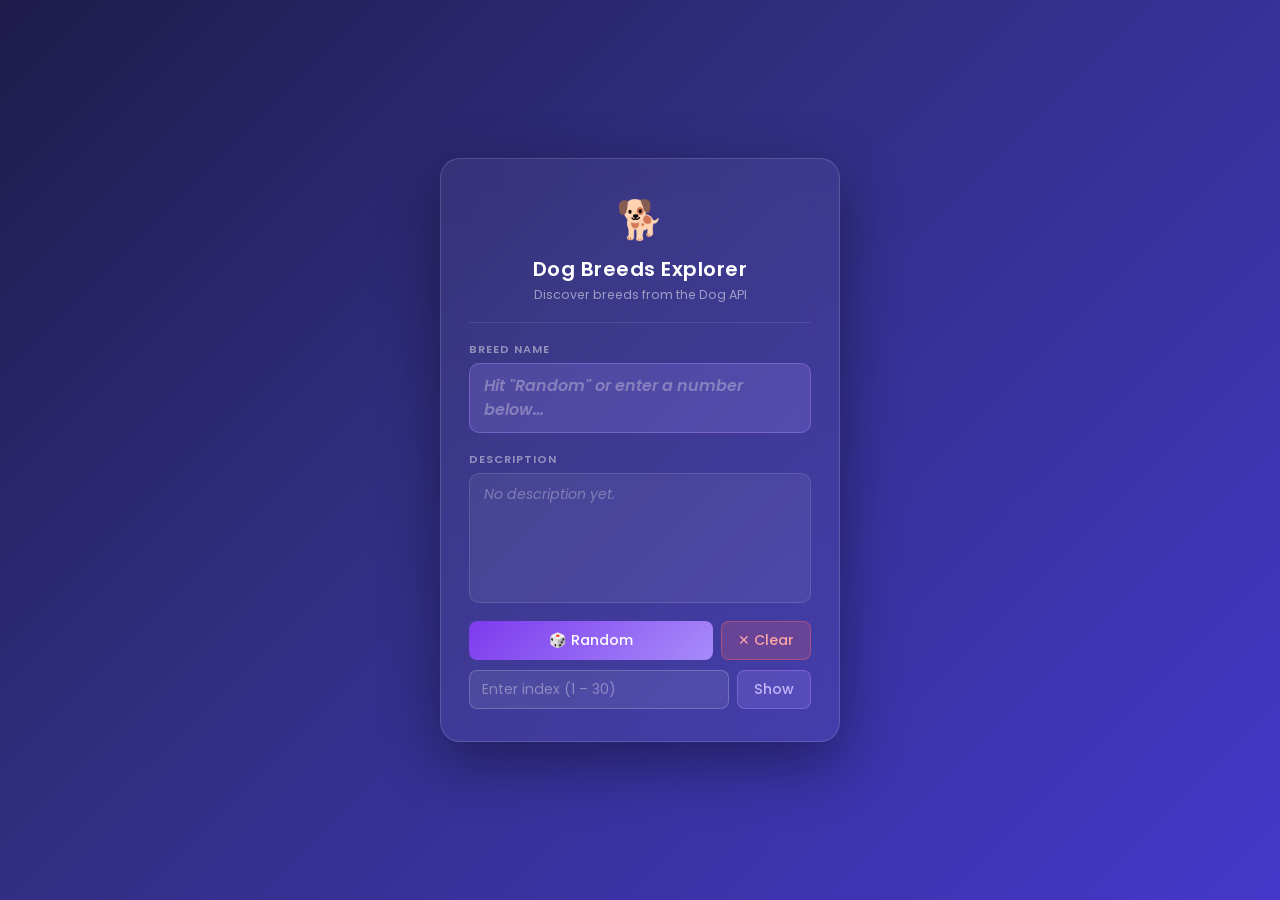
<file: Dog_Project.html>
<!DOCTYPE html>
<html lang="en">

<head>
    <meta charset="UTF-8" />
    <meta name="viewport" content="width=device-width, initial-scale=1.0" />
    <title>Dog Breeds Explorer</title>
    <link href="https://fonts.googleapis.com/css2?family=Poppins:wght@400;500;600;700&display=swap" rel="stylesheet" />
    <style>
        * {
            margin: 0;
            padding: 0;
            box-sizing: border-box;
        }

        /* ── Scrollbar ── */
        ::-webkit-scrollbar {
            width: 6px;
        }

        ::-webkit-scrollbar-track {
            background: rgba(255, 255, 255, 0.1);
            border-radius: 4px;
        }

        ::-webkit-scrollbar-thumb {
            background: #a78bfa;
            border-radius: 4px;
        }

        ::-webkit-scrollbar-thumb:hover {
            background: #7c3aed;
        }

        body {
            font-family: 'Poppins', sans-serif;
            min-height: 100vh;
            display: flex;
            justify-content: center;
            align-items: center;
            background: linear-gradient(135deg, #1e1b4b 0%, #312e81 40%, #4338ca 100%);
        }

        /* ── Card ── */
        .card {
            background: rgba(255, 255, 255, 0.05);
            backdrop-filter: blur(16px);
            -webkit-backdrop-filter: blur(16px);
            border: 1px solid rgba(255, 255, 255, 0.15);
            border-radius: 20px;
            width: 400px;
            max-width: 92vw;
            padding: 32px 28px;
            box-shadow: 0 20px 60px rgba(0, 0, 0, 0.4);
            display: flex;
            flex-direction: column;
            gap: 18px;
        }

        /* ── Header ── */
        .card-header {
            text-align: center;
        }

        .card-header .emoji {
            font-size: 2.4rem;
            display: block;
            margin-bottom: 6px;
        }

        .card-header h2 {
            color: #fff;
            font-size: 1.25rem;
            font-weight: 600;
            letter-spacing: 0.5px;
        }

        .card-header p {
            color: rgba(255, 255, 255, 0.5);
            font-size: 0.78rem;
            margin-top: 2px;
        }

        /* ── Divider ── */
        .divider {
            height: 1px;
            background: rgba(255, 255, 255, 0.1);
        }

        /* ── Fields ── */
        .field-label {
            font-size: 0.7rem;
            font-weight: 600;
            text-transform: uppercase;
            letter-spacing: 1px;
            color: rgba(255, 255, 255, 0.45);
            margin-bottom: 5px;
        }

        .field {
            border-radius: 10px;
            padding: 10px 14px;
            color: #fff;
            font-size: 0.92rem;
            line-height: 1.5;
        }

        .field.name-field {
            background: rgba(167, 139, 250, 0.2);
            border: 1px solid rgba(167, 139, 250, 0.4);
            font-weight: 600;
            font-size: 1rem;
            min-height: 40px;
        }

        .field.desc-field {
            background: rgba(255, 255, 255, 0.06);
            border: 1px solid rgba(255, 255, 255, 0.12);
            height: 130px;
            overflow-y: auto;
            font-size: 0.88rem;
            color: rgba(255, 255, 255, 0.8);
        }

        /* ── Controls ── */
        .controls {
            display: flex;
            flex-direction: column;
            gap: 10px;
        }

        .btn-row {
            display: flex;
            gap: 8px;
        }

        .index-row {
            display: flex;
            align-items: center;
            gap: 8px;
        }

        input[type='number'] {
            flex: 1;
            padding: 8px 12px;
            border-radius: 8px;
            border: 1px solid rgba(255, 255, 255, 0.2);
            background: rgba(255, 255, 255, 0.08);
            color: #fff;
            font-family: inherit;
            font-size: 0.88rem;
            outline: none;
            transition: border-color 0.2s;
        }

        input[type='number']::placeholder {
            color: rgba(255, 255, 255, 0.35);
        }

        input[type='number']:focus {
            border-color: #a78bfa;
        }

        /* hide spin arrows */
        input[type='number']::-webkit-inner-spin-button,
        input[type='number']::-webkit-outer-spin-button {
            -webkit-appearance: none;
        }

        /* ── Buttons ── */
        button {
            font-family: inherit;
            font-size: 0.88rem;
            font-weight: 500;
            padding: 8px 16px;
            border: none;
            border-radius: 8px;
            cursor: pointer;
            transition: transform 0.1s, opacity 0.2s;
            white-space: nowrap;
        }

        button:active {
            transform: scale(0.96);
        }

        .btn-random {
            flex: 1;
            background: linear-gradient(135deg, #7c3aed, #a78bfa);
            color: #fff;
        }

        .btn-random:hover {
            opacity: 0.88;
        }

        .btn-clear {
            background: rgba(255, 100, 100, 0.2);
            border: 1px solid rgba(255, 100, 100, 0.4);
            color: #fca5a5;
        }

        .btn-clear:hover {
            background: rgba(255, 100, 100, 0.35);
        }

        .btn-show {
            background: rgba(167, 139, 250, 0.2);
            border: 1px solid rgba(167, 139, 250, 0.4);
            color: #c4b5fd;
        }

        .btn-show:hover {
            background: rgba(167, 139, 250, 0.35);
        }

        /* ── Loading / empty state text ── */
        .muted {
            color: rgba(255, 255, 255, 0.3);
            font-style: italic;
        }
    </style>
</head>

<body>
    <div class="card">

        <!-- Header -->
        <div class="card-header">
            <span class="emoji">🐕</span>
            <h2>Dog Breeds Explorer</h2>
            <p>Discover breeds from the Dog API</p>
        </div>

        <div class="divider"></div>

        <!-- Name Field -->
        <div>
            <div class="field-label">Breed Name</div>
            <div class="field name-field" id="nameField">
                <span class="muted">Hit "Random" or enter a number below…</span>
            </div>
        </div>

        <!-- Description Field -->
        <div>
            <div class="field-label">Description</div>
            <div class="field desc-field" id="descField">
                <span class="muted">No description yet.</span>
            </div>
        </div>

        <!-- Controls -->
        <div class="controls">
            <div class="btn-row">
                <button class="btn-random" id="randomBtn">🎲 Random</button>
                <button class="btn-clear" id="clearBtn">✕ Clear</button>
            </div>
            <div class="index-row">
                <input type="number" id="indexInput" min="1" max="30" placeholder="Enter index (1 – 30)" />
                <button class="btn-show" id="showBtn">Show</button>
            </div>
        </div>

    </div>

    <!-- Main script -->
    <script>
        // main.js – fetches dog breed data and displays it on the card

        const API_URL = "https://dogapi.dog/api/v2/breeds?page[number]=1";

        const nameField = document.getElementById('nameField');
        const descField = document.getElementById('descField');
        const randomBtn = document.getElementById('randomBtn');
        const showBtn = document.getElementById('showBtn');
        const indexInput = document.getElementById('indexInput');

        /** Fetch all breed data from the API */
        async function fetchData() {
            const res = await fetch(API_URL);
            const json = await res.json();
            return json.data;
        }

        /** Display the dog at the given array index */
        async function showDog(idx) {
            nameField.innerHTML = '<span class="muted">Loading…</span>';
            descField.innerHTML = '<span class="muted">Loading…</span>';

            const data = await fetchData();
            const dog = data[idx];

            nameField.textContent = dog.attributes.name;
            descField.textContent = dog.attributes.description || 'No description available.';
        }

        // Random button: pick a random breed
        randomBtn.addEventListener('click', async () => {
            const data = await fetchData();
            const idx = Math.floor(Math.random() * data.length);
            await showDog(idx);
        });

        // Show button: display breed at the user-specified 1-based index
        showBtn.addEventListener('click', async () => {
            const val = parseInt(indexInput.value, 10);
            if (isNaN(val) || val < 1 || val > 30) {
                alert('Please enter a number between 1 and 30');
                return;
            }
            await showDog(val - 1);
        });

        // clear.js – handles the "Clear" button to reset the displayed fields

        const clearBtn = document.getElementById('clearBtn');

        clearBtn.addEventListener('click', () => {
            // Reset name and description fields to their empty-state look
            nameField.innerHTML = '<span class="muted">Hit "Random" or enter a number below…</span>';
            descField.innerHTML = '<span class="muted">No description yet.</span>';

            // Also clear the number input
            indexInput.value = '';
        });

    </script>
</body>

</html>
</file>
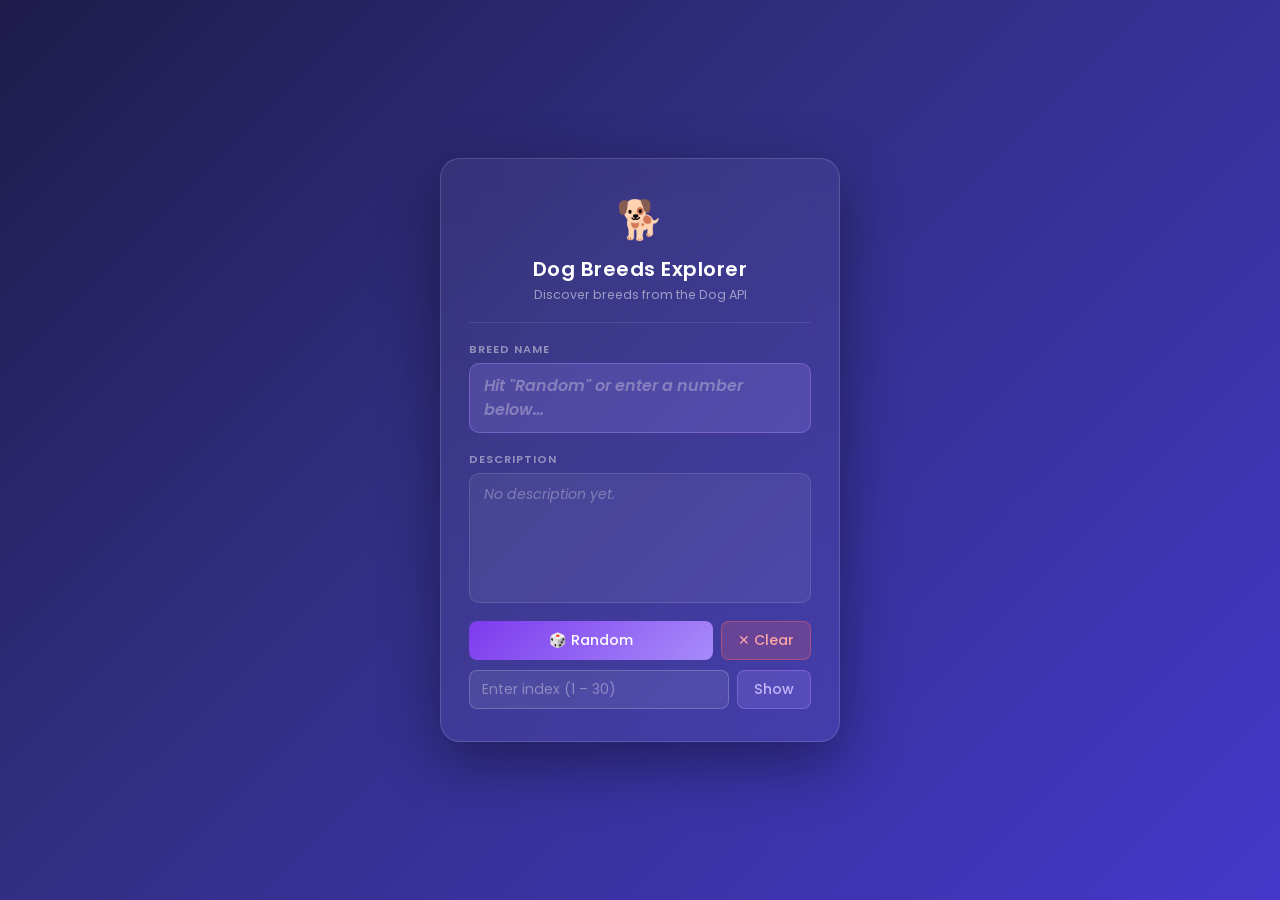
<file: DogProject.html>
<!DOCTYPE html>
<html lang="en">

<head>
    <meta charset="UTF-8" />
    <meta name="viewport" content="width=device-width, initial-scale=1.0" />
    <title>Dog Breeds Explorer</title>
    <link href="https://fonts.googleapis.com/css2?family=Poppins:wght@400;500;600;700&display=swap" rel="stylesheet" />
    <style>
        * {
            margin: 0;
            padding: 0;
            box-sizing: border-box;
        }

        /* ── Scrollbar ── */
        ::-webkit-scrollbar {
            width: 6px;
        }

        ::-webkit-scrollbar-track {
            background: rgba(255, 255, 255, 0.1);
            border-radius: 4px;
        }

        ::-webkit-scrollbar-thumb {
            background: #a78bfa;
            border-radius: 4px;
        }

        ::-webkit-scrollbar-thumb:hover {
            background: #7c3aed;
        }

        body {
            font-family: 'Poppins', sans-serif;
            min-height: 100vh;
            display: flex;
            justify-content: center;
            align-items: center;
            background: linear-gradient(135deg, #1e1b4b 0%, #312e81 40%, #4338ca 100%);
        }

        /* ── Card ── */
        .card {
            background: rgba(255, 255, 255, 0.05);
            backdrop-filter: blur(16px);
            -webkit-backdrop-filter: blur(16px);
            border: 1px solid rgba(255, 255, 255, 0.15);
            border-radius: 20px;
            width: 400px;
            max-width: 92vw;
            padding: 32px 28px;
            box-shadow: 0 20px 60px rgba(0, 0, 0, 0.4);
            display: flex;
            flex-direction: column;
            gap: 18px;
        }

        /* ── Header ── */
        .card-header {
            text-align: center;
        }

        .card-header .emoji {
            font-size: 2.4rem;
            display: block;
            margin-bottom: 6px;
        }

        .card-header h2 {
            color: #fff;
            font-size: 1.25rem;
            font-weight: 600;
            letter-spacing: 0.5px;
        }

        .card-header p {
            color: rgba(255, 255, 255, 0.5);
            font-size: 0.78rem;
            margin-top: 2px;
        }

        /* ── Divider ── */
        .divider {
            height: 1px;
            background: rgba(255, 255, 255, 0.1);
        }

        /* ── Fields ── */
        .field-label {
            font-size: 0.7rem;
            font-weight: 600;
            text-transform: uppercase;
            letter-spacing: 1px;
            color: rgba(255, 255, 255, 0.45);
            margin-bottom: 5px;
        }

        .field {
            border-radius: 10px;
            padding: 10px 14px;
            color: #fff;
            font-size: 0.92rem;
            line-height: 1.5;
        }

        .field.name-field {
            background: rgba(167, 139, 250, 0.2);
            border: 1px solid rgba(167, 139, 250, 0.4);
            font-weight: 600;
            font-size: 1rem;
            min-height: 40px;
        }

        .field.desc-field {
            background: rgba(255, 255, 255, 0.06);
            border: 1px solid rgba(255, 255, 255, 0.12);
            height: 130px;
            overflow-y: auto;
            font-size: 0.88rem;
            color: rgba(255, 255, 255, 0.8);
        }

        /* ── Controls ── */
        .controls {
            display: flex;
            flex-direction: column;
            gap: 10px;
        }

        .btn-row {
            display: flex;
            gap: 8px;
        }

        .index-row {
            display: flex;
            align-items: center;
            gap: 8px;
        }

        input[type='number'] {
            flex: 1;
            padding: 8px 12px;
            border-radius: 8px;
            border: 1px solid rgba(255, 255, 255, 0.2);
            background: rgba(255, 255, 255, 0.08);
            color: #fff;
            font-family: inherit;
            font-size: 0.88rem;
            outline: none;
            transition: border-color 0.2s;
        }

        input[type='number']::placeholder {
            color: rgba(255, 255, 255, 0.35);
        }

        input[type='number']:focus {
            border-color: #a78bfa;
        }

        /* hide spin arrows */
        input[type='number']::-webkit-inner-spin-button,
        input[type='number']::-webkit-outer-spin-button {
            -webkit-appearance: none;
        }

        /* ── Buttons ── */
        button {
            font-family: inherit;
            font-size: 0.88rem;
            font-weight: 500;
            padding: 8px 16px;
            border: none;
            border-radius: 8px;
            cursor: pointer;
            transition: transform 0.1s, opacity 0.2s;
            white-space: nowrap;
        }

        button:active {
            transform: scale(0.96);
        }

        .btn-random {
            flex: 1;
            background: linear-gradient(135deg, #7c3aed, #a78bfa);
            color: #fff;
        }

        .btn-random:hover {
            opacity: 0.88;
        }

        .btn-clear {
            background: rgba(255, 100, 100, 0.2);
            border: 1px solid rgba(255, 100, 100, 0.4);
            color: #fca5a5;
        }

        .btn-clear:hover {
            background: rgba(255, 100, 100, 0.35);
        }

        .btn-show {
            background: rgba(167, 139, 250, 0.2);
            border: 1px solid rgba(167, 139, 250, 0.4);
            color: #c4b5fd;
        }

        .btn-show:hover {
            background: rgba(167, 139, 250, 0.35);
        }

        /* ── Loading / empty state text ── */
        .muted {
            color: rgba(255, 255, 255, 0.3);
            font-style: italic;
        }
    </style>
</head>

<body>
    <div class="card">

        <!-- Header -->
        <div class="card-header">
            <span class="emoji">🐕</span>
            <h2>Dog Breeds Explorer</h2>
            <p>Discover breeds from the Dog API</p>
        </div>

        <div class="divider"></div>

        <!-- Name Field -->
        <div>
            <div class="field-label">Breed Name</div>
            <div class="field name-field" id="nameField">
                <span class="muted">Hit "Random" or enter a number below…</span>
            </div>
        </div>

        <!-- Description Field -->
        <div>
            <div class="field-label">Description</div>
            <div class="field desc-field" id="descField">
                <span class="muted">No description yet.</span>
            </div>
        </div>

        <!-- Controls -->
        <div class="controls">
            <div class="btn-row">
                <button class="btn-random" id="randomBtn">🎲 Random</button>
                <button class="btn-clear" id="clearBtn">✕ Clear</button>
            </div>
            <div class="index-row">
                <input type="number" id="indexInput" min="1" max="30" placeholder="Enter index (1 – 30)" />
                <button class="btn-show" id="showBtn">Show</button>
            </div>
        </div>

    </div>

    <!-- Main script -->
    <script>
        // main.js – fetches dog breed data and displays it on the card

        const API_URL = "https://dogapi.dog/api/v2/breeds?page[number]=1";

        const nameField = document.getElementById('nameField');
        const descField = document.getElementById('descField');
        const randomBtn = document.getElementById('randomBtn');
        const showBtn = document.getElementById('showBtn');
        const indexInput = document.getElementById('indexInput');

        /** Fetch all breed data from the API */
        async function fetchData() {
            const res = await fetch(API_URL);
            const json = await res.json();
            return json.data;
        }

        /** Display the dog at the given array index */
        async function showDog(idx) {
            nameField.innerHTML = '<span class="muted">Loading…</span>';
            descField.innerHTML = '<span class="muted">Loading…</span>';

            const data = await fetchData();
            const dog = data[idx];

            nameField.textContent = dog.attributes.name;
            descField.textContent = dog.attributes.description || 'No description available.';
        }

        // Random button: pick a random breed
        randomBtn.addEventListener('click', async () => {
            const data = await fetchData();
            const idx = Math.floor(Math.random() * data.length);
            await showDog(idx);
        });

        // Show button: display breed at the user-specified 1-based index
        showBtn.addEventListener('click', async () => {
            const val = parseInt(indexInput.value, 10);
            if (isNaN(val) || val < 1 || val > 30) {
                alert('Please enter a number between 1 and 30');
                return;
            }
            await showDog(val - 1);
        });

        // clear.js – handles the "Clear" button to reset the displayed fields

        const clearBtn = document.getElementById('clearBtn');

        clearBtn.addEventListener('click', () => {
            // Reset name and description fields to their empty-state look
            nameField.innerHTML = '<span class="muted">Hit "Random" or enter a number below…</span>';
            descField.innerHTML = '<span class="muted">No description yet.</span>';

            // Also clear the number input
            indexInput.value = '';
        });

    </script>
</body>

</html>
</file>
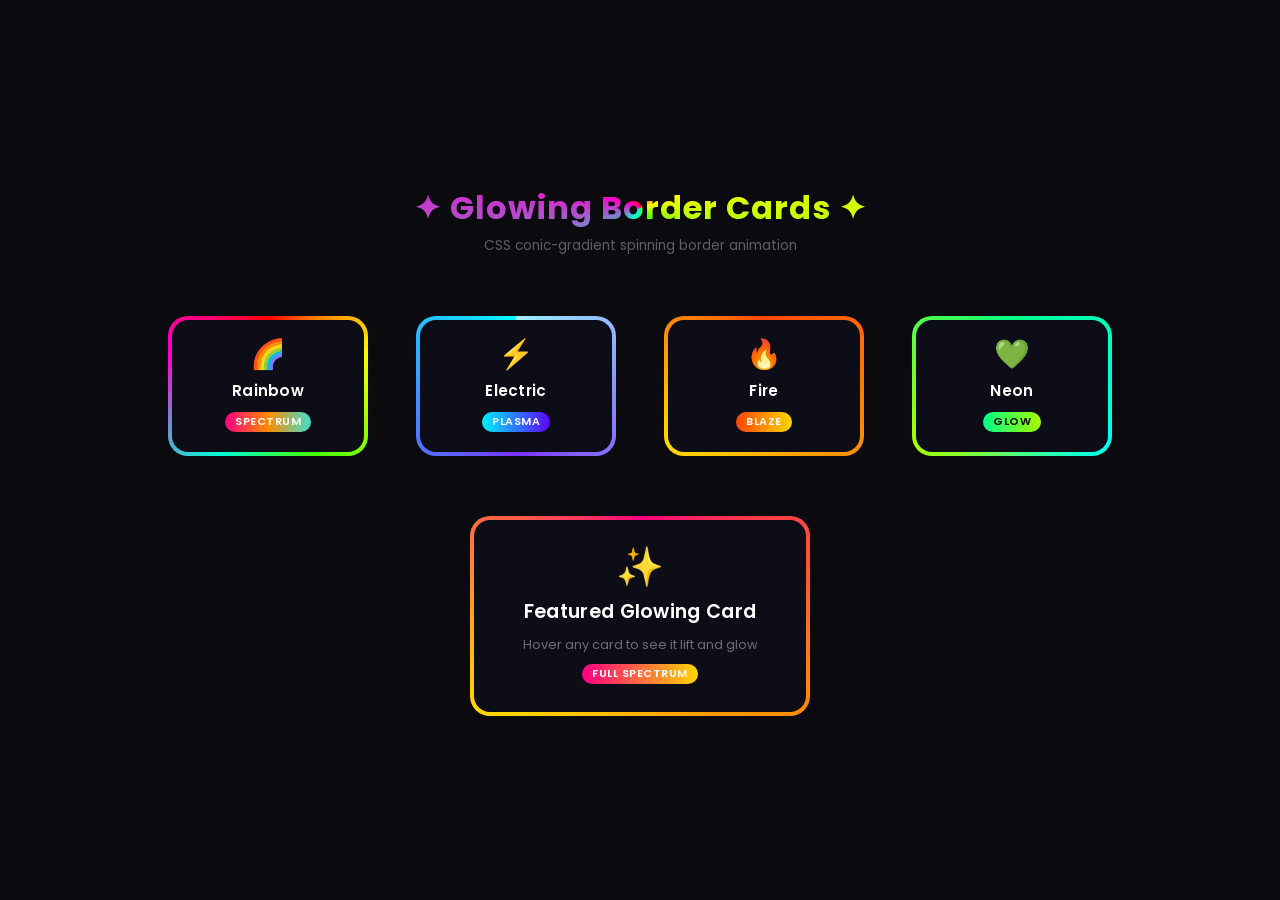
<file: Glowing_Border.html>
<!DOCTYPE html>
<html lang="en">

<head>
    <meta charset="UTF-8" />
    <meta name="viewport" content="width=device-width, initial-scale=1.0" />
    <title>Glowing Border Cards</title>
    <link href="https://fonts.googleapis.com/css2?family=Poppins:wght@300;400;500;600;700&display=swap"
        rel="stylesheet" />
    <style>
        * {
            margin: 0;
            padding: 0;
            box-sizing: border-box;
        }

        body {
            min-height: 100vh;
            width: 100%;
            display: flex;
            flex-direction: column;
            align-items: center;
            justify-content: center;
            background-color: #0a0a0f;
            font-family: 'Poppins', sans-serif;
            gap: 60px;
            padding: 60px 20px;
        }

        /* ── Page title ── */
        .page-title {
            text-align: center;
        }

        .page-title h1 {
            font-size: 2rem;
            font-weight: 700;
            background: conic-gradient(#ff0000, #fffb00, #48ff00, #00ffd5, #ff00c8, #ff0000);
            -webkit-background-clip: text;
            -webkit-text-fill-color: transparent;
            background-clip: text;
            letter-spacing: 1px;
        }

        .page-title p {
            color: rgba(255, 255, 255, 0.35);
            font-size: 0.85rem;
            margin-top: 4px;
        }

        /* ── Card grid ── */
        .card-grid {
            display: flex;
            flex-wrap: wrap;
            gap: 48px;
            justify-content: center;
            align-items: center;
        }

        /* ─────────────────────────────────────────────────
           GLOW CARD
           KEY: must be display:flex + justify/align center
           so that the absolutely-positioned ::before gets
           its static position at the card's center.
           overflow:hidden clips the oversized spinner.
        ───────────────────────────────────────────────── */
        .glow-card {
            position: relative;
            display: flex;
            /* ← CRITICAL: centers ::before static position */
            justify-content: center;
            align-items: center;
            border-radius: 20px;
            overflow: hidden;
            /* clips the spinning ::before */
            cursor: default;
            transition: transform 0.3s ease, box-shadow 0.3s ease;
        }

        /* The spinning gradient layer — oversized so all 4 edges are always covered */
        .glow-card::before {
            content: "";
            position: absolute;
            /* static position = flex center of parent */
            width: 150%;
            /* wider than card */
            height: 220%;
            /* taller than card — same ratio as original */
            z-index: 0;
            animation: spin 2s linear infinite;
        }

        /* Inner panel — covers the card leaving only a thin border strip */
        .glow-card .inner {
            position: relative;
            z-index: 1;
            width: calc(100% - 8px);
            /* 4px border on each side */
            height: calc(100% - 8px);
            /* 4px border on top & bottom */
            border-radius: 16px;
            background: #0d0d18;
            display: flex;
            flex-direction: column;
            align-items: center;
            justify-content: center;
            gap: 10px;
            text-align: center;
            padding: 28px 24px;
            transition: background 0.3s;
        }

        .glow-card:hover .inner {
            background: #111130;
        }

        /* Lift on hover */
        .glow-card:hover {
            transform: translateY(-5px) scale(1.03);
        }

        /* ── Spin keyframe ── */
        @keyframes spin {
            from {
                transform: rotate(0deg);
            }

            to {
                transform: rotate(360deg);
            }
        }

        /* ─────────────────────────────────────────────────
           GRADIENT VARIANTS
        ───────────────────────────────────────────────── */

        /* 1. Rainbow */
        .card-rainbow::before {
            background: conic-gradient(#ff0000, #fffb00, #48ff00, #00ffd5, #ff00c8, #ff0000);
        }

        .card-rainbow:hover {
            box-shadow: 0 0 30px 8px rgba(255, 0, 200, 0.45),
                0 0 70px 16px rgba(72, 255, 0, 0.2);
        }

        /* 2. Electric blue-purple */
        .card-blue::before {
            background: conic-gradient(#9df8ff, #7b2fff, #00ffff);
            animation-duration: 2s;
        }

        .card-blue:hover {
            box-shadow: 0 0 30px 8px rgba(0, 240, 255, 0.5),
                0 0 70px 16px rgba(123, 47, 255, 0.25);
        }

        /* 3. Fire */
        .card-fire::before {
            background: conic-gradient(#ff4500, #ff8c00, #ffd700, #ff4500);
            animation-duration: 2s;
        }

        .card-fire:hover {
            box-shadow: 0 0 30px 8px rgba(255, 140, 0, 0.55),
                0 0 70px 16px rgba(255, 69, 0, 0.3);
        }

        /* 4. Neon green */
        .card-neon::before {
            background: conic-gradient(#00ff88, #00ffee, #a8ff00, #00ff88);
            animation-duration: 2s;
        }

        .card-neon:hover {
            box-shadow: 0 0 30px 8px rgba(0, 255, 136, 0.5),
                0 0 70px 16px rgba(168, 255, 0, 0.25);
        }

        /* 5. Featured — pink-gold */
        .card-featured::before {
            background: conic-gradient(#ff0080, #ff8c00, #ffd700, #ff0080);
            animation-duration: 2s;
        }

        .card-featured:hover {
            box-shadow: 0 0 35px 10px rgba(255, 0, 128, 0.5),
                0 0 80px 20px rgba(255, 215, 0, 0.2);
        }

        .card-featured .inner {
            padding: 36px 32px;
        }

        /* ── Sizes ── */
        .card-sm {
            width: 200px;
            height: 140px;
        }

        .card-lg {
            width: 340px;
            height: 200px;
        }

        /* ── Content ── */
        .card-icon {
            font-size: 1.8rem;
            line-height: 1;
        }

        .card-title {
            font-size: 0.95rem;
            font-weight: 600;
            color: #fff;
            letter-spacing: 0.3px;
        }

        .card-sub {
            font-size: 0.72rem;
            color: rgba(255, 255, 255, 0.4);
        }

        .card-lg .card-icon {
            font-size: 2.4rem;
        }

        .card-lg .card-title {
            font-size: 1.2rem;
        }

        .card-lg .card-sub {
            font-size: 0.8rem;
        }

        .badge {
            display: inline-block;
            padding: 2px 10px;
            border-radius: 20px;
            font-size: 0.68rem;
            font-weight: 600;
            letter-spacing: 0.5px;
            text-transform: uppercase;
            color: #fff;
        }

        .b-rainbow {
            background: linear-gradient(90deg, #ff0080, #ff8c00, #40e0d0);
        }

        .b-blue {
            background: linear-gradient(90deg, #00f0ff, #5e02fe);
        }

        .b-fire {
            background: linear-gradient(90deg, #ff4500, #ffd700);
        }

        .b-neon {
            background: linear-gradient(90deg, #00ff88, #a8ff00);
            color: #000;
        }

        .b-gold {
            background: linear-gradient(90deg, #ff0080, #ffd700);
        }
    </style>
</head>

<body>

    <!-- Heading -->
    <div class="page-title">
        <h1>✦ Glowing Border Cards ✦</h1>
        <p>CSS conic-gradient spinning border animation</p>
    </div>

    <!-- Small cards -->
    <div class="card-grid">

        <div class="glow-card card-rainbow card-sm">
            <div class="inner">
                <span class="card-icon">🌈</span>
                <span class="card-title">Rainbow</span>
                <span class="badge b-rainbow">Spectrum</span>
            </div>
        </div>

        <div class="glow-card card-blue card-sm">
            <div class="inner">
                <span class="card-icon">⚡</span>
                <span class="card-title">Electric</span>
                <span class="badge b-blue">Plasma</span>
            </div>
        </div>

        <div class="glow-card card-fire card-sm">
            <div class="inner">
                <span class="card-icon">🔥</span>
                <span class="card-title">Fire</span>
                <span class="badge b-fire">Blaze</span>
            </div>
        </div>

        <div class="glow-card card-neon card-sm">
            <div class="inner">
                <span class="card-icon">💚</span>
                <span class="card-title">Neon</span>
                <span class="badge b-neon">Glow</span>
            </div>
        </div>

    </div>

    <!-- Featured large card -->
    <div class="glow-card card-featured card-lg">
        <div class="inner">
            <span class="card-icon">✨</span>
            <span class="card-title">Featured Glowing Card</span>
            <span class="card-sub">Hover any card to see it lift and glow</span>
            <span class="badge b-gold">Full Spectrum</span>
        </div>
    </div>

</body>

</html>
</file>
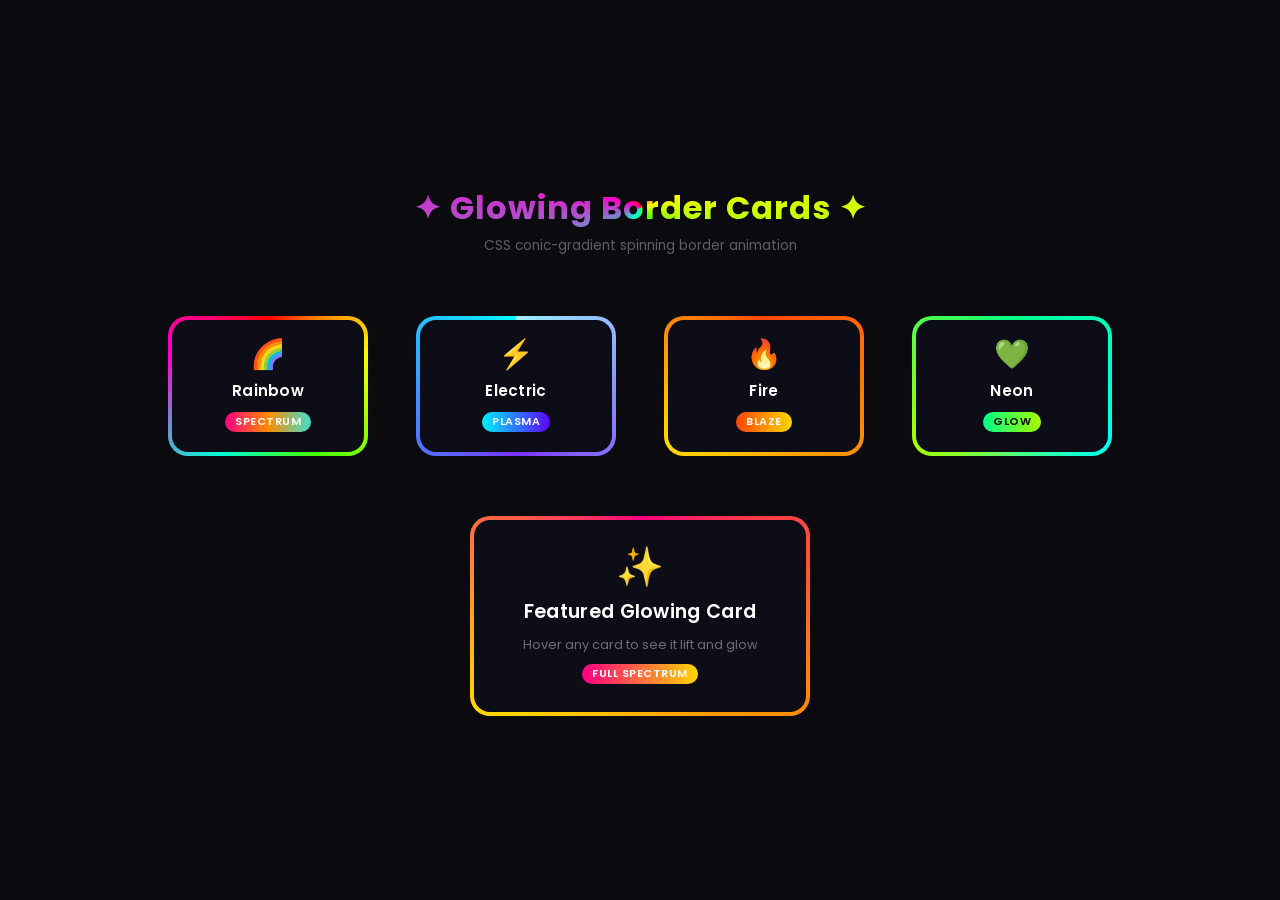
<file: GlowingBorder.html>
<!DOCTYPE html>
<html lang="en">

<head>
    <meta charset="UTF-8" />
    <meta name="viewport" content="width=device-width, initial-scale=1.0" />
    <title>Glowing Border Cards</title>
    <link href="https://fonts.googleapis.com/css2?family=Poppins:wght@300;400;500;600;700&display=swap"
        rel="stylesheet" />
    <style>
        * {
            margin: 0;
            padding: 0;
            box-sizing: border-box;
        }

        body {
            min-height: 100vh;
            width: 100%;
            display: flex;
            flex-direction: column;
            align-items: center;
            justify-content: center;
            background-color: #0a0a0f;
            font-family: 'Poppins', sans-serif;
            gap: 60px;
            padding: 60px 20px;
        }

        /* ── Page title ── */
        .page-title {
            text-align: center;
        }

        .page-title h1 {
            font-size: 2rem;
            font-weight: 700;
            background: conic-gradient(#ff0000, #fffb00, #48ff00, #00ffd5, #ff00c8, #ff0000);
            -webkit-background-clip: text;
            -webkit-text-fill-color: transparent;
            background-clip: text;
            letter-spacing: 1px;
        }

        .page-title p {
            color: rgba(255, 255, 255, 0.35);
            font-size: 0.85rem;
            margin-top: 4px;
        }

        /* ── Card grid ── */
        .card-grid {
            display: flex;
            flex-wrap: wrap;
            gap: 48px;
            justify-content: center;
            align-items: center;
        }

        /* ─────────────────────────────────────────────────
           GLOW CARD
           KEY: must be display:flex + justify/align center
           so that the absolutely-positioned ::before gets
           its static position at the card's center.
           overflow:hidden clips the oversized spinner.
        ───────────────────────────────────────────────── */
        .glow-card {
            position: relative;
            display: flex;
            /* ← CRITICAL: centers ::before static position */
            justify-content: center;
            align-items: center;
            border-radius: 20px;
            overflow: hidden;
            /* clips the spinning ::before */
            cursor: default;
            transition: transform 0.3s ease, box-shadow 0.3s ease;
        }

        /* The spinning gradient layer — oversized so all 4 edges are always covered */
        .glow-card::before {
            content: "";
            position: absolute;
            /* static position = flex center of parent */
            width: 150%;
            /* wider than card */
            height: 220%;
            /* taller than card — same ratio as original */
            z-index: 0;
            animation: spin 2s linear infinite;
        }

        /* Inner panel — covers the card leaving only a thin border strip */
        .glow-card .inner {
            position: relative;
            z-index: 1;
            width: calc(100% - 8px);
            /* 4px border on each side */
            height: calc(100% - 8px);
            /* 4px border on top & bottom */
            border-radius: 16px;
            background: #0d0d18;
            display: flex;
            flex-direction: column;
            align-items: center;
            justify-content: center;
            gap: 10px;
            text-align: center;
            padding: 28px 24px;
            transition: background 0.3s;
        }

        .glow-card:hover .inner {
            background: #111130;
        }

        /* Lift on hover */
        .glow-card:hover {
            transform: translateY(-5px) scale(1.03);
        }

        /* ── Spin keyframe ── */
        @keyframes spin {
            from {
                transform: rotate(0deg);
            }

            to {
                transform: rotate(360deg);
            }
        }

        /* ─────────────────────────────────────────────────
           GRADIENT VARIANTS
        ───────────────────────────────────────────────── */

        /* 1. Rainbow */
        .card-rainbow::before {
            background: conic-gradient(#ff0000, #fffb00, #48ff00, #00ffd5, #ff00c8, #ff0000);
        }

        .card-rainbow:hover {
            box-shadow: 0 0 30px 8px rgba(255, 0, 200, 0.45),
                0 0 70px 16px rgba(72, 255, 0, 0.2);
        }

        /* 2. Electric blue-purple */
        .card-blue::before {
            background: conic-gradient(#9df8ff, #7b2fff, #00ffff);
            animation-duration: 2s;
        }

        .card-blue:hover {
            box-shadow: 0 0 30px 8px rgba(0, 240, 255, 0.5),
                0 0 70px 16px rgba(123, 47, 255, 0.25);
        }

        /* 3. Fire */
        .card-fire::before {
            background: conic-gradient(#ff4500, #ff8c00, #ffd700, #ff4500);
            animation-duration: 2s;
        }

        .card-fire:hover {
            box-shadow: 0 0 30px 8px rgba(255, 140, 0, 0.55),
                0 0 70px 16px rgba(255, 69, 0, 0.3);
        }

        /* 4. Neon green */
        .card-neon::before {
            background: conic-gradient(#00ff88, #00ffee, #a8ff00, #00ff88);
            animation-duration: 2s;
        }

        .card-neon:hover {
            box-shadow: 0 0 30px 8px rgba(0, 255, 136, 0.5),
                0 0 70px 16px rgba(168, 255, 0, 0.25);
        }

        /* 5. Featured — pink-gold */
        .card-featured::before {
            background: conic-gradient(#ff0080, #ff8c00, #ffd700, #ff0080);
            animation-duration: 2s;
        }

        .card-featured:hover {
            box-shadow: 0 0 35px 10px rgba(255, 0, 128, 0.5),
                0 0 80px 20px rgba(255, 215, 0, 0.2);
        }

        .card-featured .inner {
            padding: 36px 32px;
        }

        /* ── Sizes ── */
        .card-sm {
            width: 200px;
            height: 140px;
        }

        .card-lg {
            width: 340px;
            height: 200px;
        }

        /* ── Content ── */
        .card-icon {
            font-size: 1.8rem;
            line-height: 1;
        }

        .card-title {
            font-size: 0.95rem;
            font-weight: 600;
            color: #fff;
            letter-spacing: 0.3px;
        }

        .card-sub {
            font-size: 0.72rem;
            color: rgba(255, 255, 255, 0.4);
        }

        .card-lg .card-icon {
            font-size: 2.4rem;
        }

        .card-lg .card-title {
            font-size: 1.2rem;
        }

        .card-lg .card-sub {
            font-size: 0.8rem;
        }

        .badge {
            display: inline-block;
            padding: 2px 10px;
            border-radius: 20px;
            font-size: 0.68rem;
            font-weight: 600;
            letter-spacing: 0.5px;
            text-transform: uppercase;
            color: #fff;
        }

        .b-rainbow {
            background: linear-gradient(90deg, #ff0080, #ff8c00, #40e0d0);
        }

        .b-blue {
            background: linear-gradient(90deg, #00f0ff, #5e02fe);
        }

        .b-fire {
            background: linear-gradient(90deg, #ff4500, #ffd700);
        }

        .b-neon {
            background: linear-gradient(90deg, #00ff88, #a8ff00);
            color: #000;
        }

        .b-gold {
            background: linear-gradient(90deg, #ff0080, #ffd700);
        }
    </style>
</head>

<body>

    <!-- Heading -->
    <div class="page-title">
        <h1>✦ Glowing Border Cards ✦</h1>
        <p>CSS conic-gradient spinning border animation</p>
    </div>

    <!-- Small cards -->
    <div class="card-grid">

        <div class="glow-card card-rainbow card-sm">
            <div class="inner">
                <span class="card-icon">🌈</span>
                <span class="card-title">Rainbow</span>
                <span class="badge b-rainbow">Spectrum</span>
            </div>
        </div>

        <div class="glow-card card-blue card-sm">
            <div class="inner">
                <span class="card-icon">⚡</span>
                <span class="card-title">Electric</span>
                <span class="badge b-blue">Plasma</span>
            </div>
        </div>

        <div class="glow-card card-fire card-sm">
            <div class="inner">
                <span class="card-icon">🔥</span>
                <span class="card-title">Fire</span>
                <span class="badge b-fire">Blaze</span>
            </div>
        </div>

        <div class="glow-card card-neon card-sm">
            <div class="inner">
                <span class="card-icon">💚</span>
                <span class="card-title">Neon</span>
                <span class="badge b-neon">Glow</span>
            </div>
        </div>

    </div>

    <!-- Featured large card -->
    <div class="glow-card card-featured card-lg">
        <div class="inner">
            <span class="card-icon">✨</span>
            <span class="card-title">Featured Glowing Card</span>
            <span class="card-sub">Hover any card to see it lift and glow</span>
            <span class="badge b-gold">Full Spectrum</span>
        </div>
    </div>

</body>

</html>
</file>
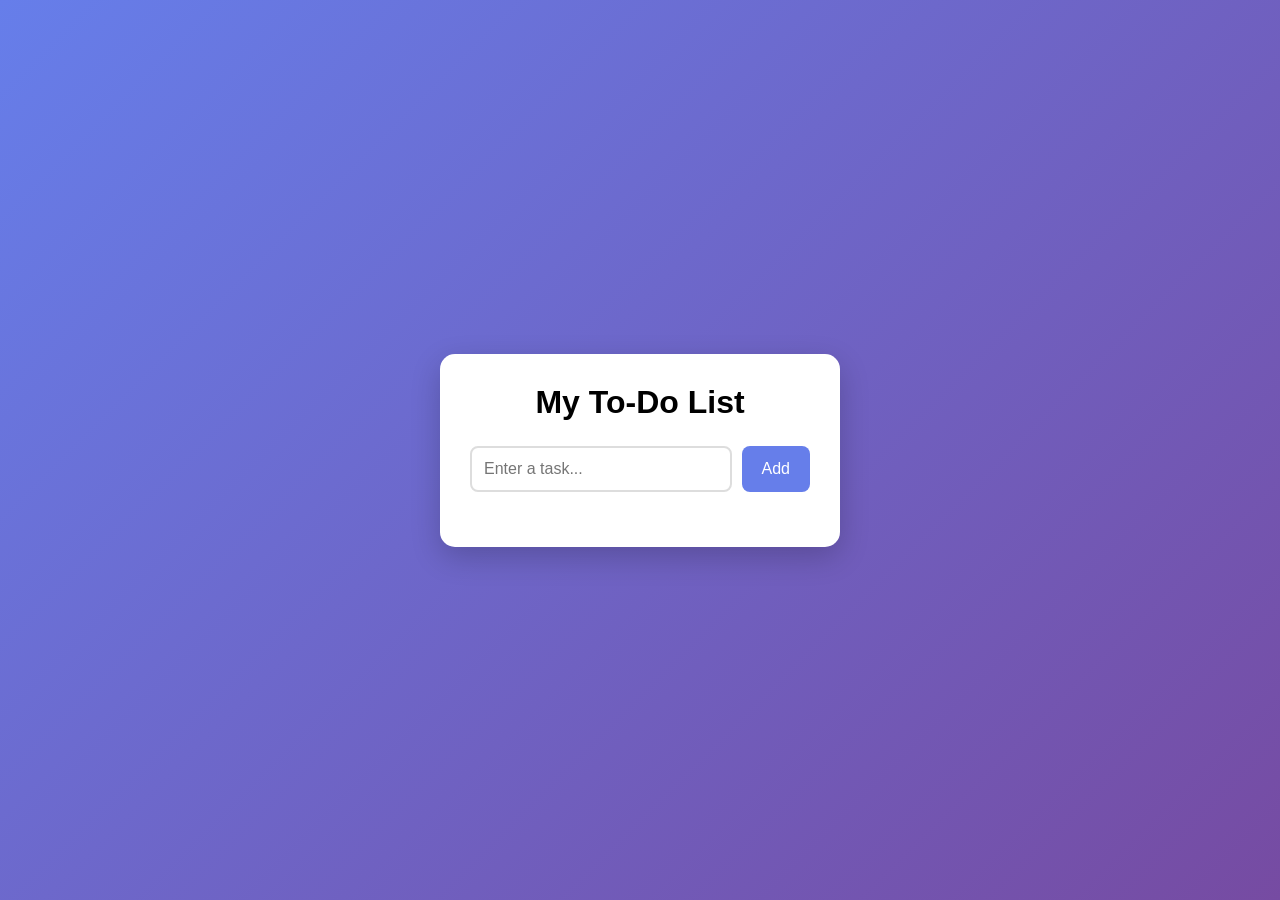
<file: web14.html>
<!DOCTYPE html>
<html lang="en">

<head>
    <meta charset="UTF-8">
    <meta name="viewport" content="width=device-width, initial-scale=1.0">
    <title>To-Do List</title>
    <style>
        * {
            margin: 0;
            padding: 0;
            box-sizing: border-box;
        }

        body {
            font-family: Arial, sans-serif;
            background: linear-gradient(135deg, #667eea, #764ba2);

            min-height: 100vh;

            display: flex;
            justify-content: center;
            align-items: center;
        }

        .container {
            width: 400px;
            background: white;

            padding: 30px;
            border-radius: 15px;

            box-shadow: 0 10px 30px rgba(0, 0, 0, 0.2);
        }

        h1 {
            text-align: center;
            margin-bottom: 25px;
        }

        .input-box {
            display: flex;
            gap: 10px;
        }

        #taskInput {
            flex: 1;

            padding: 12px;

            border: 2px solid #ddd;
            border-radius: 8px;

            font-size: 16px;
        }

        #addBtn {
            padding: 12px 20px;

            border: none;
            border-radius: 8px;

            background: #667eea;
            color: white;

            font-size: 16px;

            cursor: pointer;
        }

        #addBtn:hover {
            background: #4f63d2;
        }

        #taskList {
            margin-top: 25px;

            list-style: none;
        }

        li {
            background: #f3f3f3;

            padding: 12px;

            margin-bottom: 10px;

            border-radius: 8px;

            display: flex;
            justify-content: space-between;
            align-items: center;
        }

        .deleteBtn {
            background: #ff4d4d;
            color: white;

            border: none;
            border-radius: 6px;

            padding: 7px 10px;

            cursor: pointer;
        }

        .deleteBtn:hover {
            background: #d93636;
        }
    </style>
</head>

<body>

    <div class="container">

        <h1>My To-Do List</h1>

        <div class="input-box">
            <input type="text" id="taskInput" placeholder="Enter a task...">
            <button id="addBtn">Add</button>
        </div>

        <ul id="taskList"></ul>

    </div>

    <script>
        let taskInput = document.querySelector("#taskInput");
        let addBtn = document.querySelector("#addBtn");
        let taskList = document.querySelector("#taskList");

        addBtn.addEventListener("click", function () {

            let task = taskInput.value;

            if (task === "") {
                alert("Please enter a task");
                return;
            }

            // Create a new li
            let li = document.createElement("li");

            // Put task inside li
            li.innerText = task;

            // Create delete button
            let deleteBtn = document.createElement("button");

            deleteBtn.innerText = "Delete";

            deleteBtn.classList.add("deleteBtn");

            // Delete task
            deleteBtn.addEventListener("click", function () {
                li.remove();
            });

            // Put button inside li
            li.appendChild(deleteBtn);

            // Put li inside ul
            taskList.appendChild(li);

            // Clear input
            taskInput.value = "";
        });
    </script>
</body>

</html>
</file>
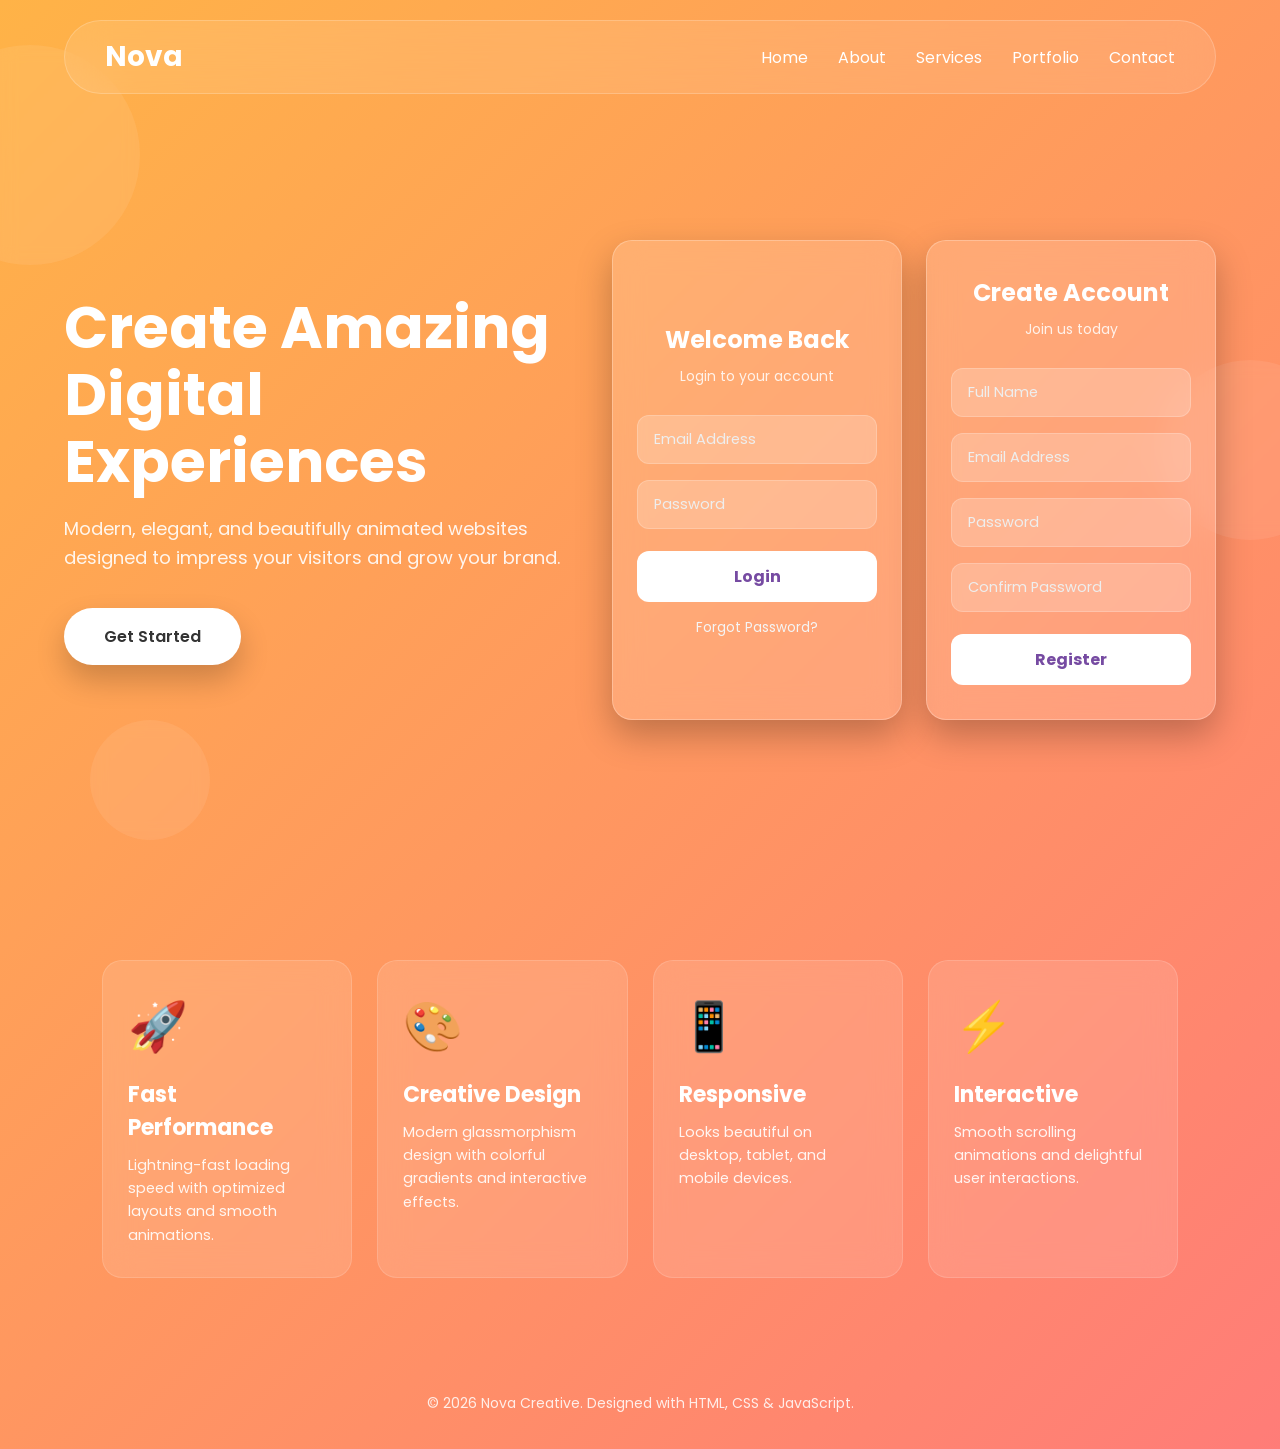
<file: web3.html>
<!DOCTYPE html>
<html lang="en">

<head>
    <meta charset="UTF-8">
    <meta name="viewport" content="width=device-width, initial-scale=1.0">
    <title>Creative Landing Page</title>

    <link href="https://fonts.googleapis.com/css2?family=Poppins:wght@300;400;600;700&display=swap" rel="stylesheet">

    <style>
        * {
            margin: 0;
            padding: 0;
            box-sizing: border-box;
            font-family: 'Poppins', sans-serif;
        }

        body {
            background: linear-gradient(-45deg, #630bc1, #2575fc, #ff6a88, #ffb347);
            background-size: 400% 400%;
            animation: bg 10s ease-in infinite;
            overflow-x: hidden;
            color: white;
            min-height: 100vh;
        }

        @keyframes bg {
            0% {
                background-position: 0% 50%;
            }

            50% {
                background-position: 100% 50%;
            }

            100% {
                background-position: 0% 50%;
            }
        }

        /* Floating circles */

        .circle {
            position: absolute;
            border-radius: 50%;
            background: rgba(255, 255, 255, .08);
            backdrop-filter: blur(8px);
            animation: float 8s ease-in-out infinite;
            pointer-events: none;
        }

        .circle:nth-child(1) {
            width: 220px;
            height: 220px;
            top: 5%;
            left: -80px;
        }

        .circle:nth-child(2) {
            width: 180px;
            height: 180px;
            right: -60px;
            top: 40%;
            animation-delay: 2s;
        }

        .circle:nth-child(3) {
            width: 120px;
            height: 120px;
            bottom: 60px;
            left: 7%;
            animation-delay: 4s;
        }

        @keyframes float {

            0%,
            100% {
                transform: translateY(0px);
            }

            50% {
                transform: translateY(-30px);
            }
        }

        /* Navbar */

        nav {
            position: fixed;
            top: 20px;
            left: 50%;
            transform: translateX(-50%);
            width: 90%;
            max-width: 1200px;
            padding: 15px 40px;
            display: flex;
            justify-content: space-between;
            align-items: center;
            background: rgba(255, 255, 255, .1);
            backdrop-filter: blur(20px);
            border: 1px solid rgba(255, 255, 255, .2);
            border-radius: 50px;
            z-index: 100;
        }

        .logo {
            font-size: 28px;
            font-weight: 700;
        }

        nav ul {
            display: flex;
            list-style: none;
            gap: 30px;
        }

        nav a {
            color: white;
            text-decoration: none;
            transition: .3s;
        }

        nav a:hover {
            color: #FFD54F;
        }

        /* Hero */

        .hero {
            min-height: 100vh;
            display: flex;
            justify-content: center;
            align-items: center;
            text-align: left;
            padding: 120px 5% 60px;
            gap: 40px;
        }

        .hero-content {
            flex: 1;
            max-width: 600px;
            animation: fadeUp 1s ease;
        }

        .hero h1 {
            font-size: 58px;
            line-height: 1.15;
            margin-bottom: 20px;
        }

        .hero p {
            font-size: 18px;
            opacity: .9;
            margin-bottom: 35px;
            line-height: 1.6;
        }

        .btn {
            display: inline-block;
            padding: 16px 40px;
            background: white;
            color: #333;
            border-radius: 50px;
            text-decoration: none;
            font-weight: 600;
            transition: .35s;
            box-shadow: 0 15px 30px rgba(0, 0, 0, .2);
            text-align: center;
        }

        .btn:hover {
            transform: translateY(-4px) scale(1.03);
            background: rgba(0, 0, 0, .35);
            color: white;
        }

        /* Login & Register Cards */

        .container {
            display: flex;
            flex-direction: row;
            gap: 24px;
            justify-content: center;
            align-items: center;
            flex-wrap: wrap;
        }

        .card {
            width: 290px;
            min-height: 480px;
            padding: 30px 24px;
            animation: fadeUp 1s ease;
            border-radius: 20px;
            background: rgba(255, 255, 255, 0.15);
            backdrop-filter: blur(15px);
            border: 1px solid rgba(255, 255, 255, 0.25);
            box-shadow: 0 15px 35px rgba(0, 0, 0, .25);
            color: #fff;
            transition: transform .35s ease, box-shadow .35s ease;
            display: flex;
            flex-direction: column;
            justify-content: center;
        }

        .card:hover {
            transform: translateY(-8px);
            box-shadow: 0 20px 40px rgba(0, 0, 0, .35);
        }

        .card h2 {
            text-align: center;
            margin-bottom: 8px;
            font-size: 24px;
        }

        .card p {
            text-align: center;
            font-size: 14px;
            margin-bottom: 20px;
            opacity: .85;
        }

        form {
            display: flex;
            flex-direction: column;
        }

        input {
            margin: 8px 0;
            padding: 13px 16px;
            border: 1px solid rgba(255, 255, 255, 0.2);
            outline: none;
            border-radius: 12px;
            background: rgba(255, 255, 255, .2);
            color: white;
            font-size: 14.5px;
            transition: border-color .2s;
        }

        input:focus {
            border-color: rgba(255, 255, 255, 0.7);
            background: rgba(255, 255, 255, .28);
        }

        input::placeholder {
            color: #eee;
        }

        button {
            margin-top: 14px;
            padding: 13px;
            border: none;
            border-radius: 12px;
            background: #ffffff;
            color: #764ba2;
            font-size: 16px;
            font-weight: 700;
            cursor: pointer;
            transition: .3s;
        }

        button:hover {
            background: #764ba2;
            color: #fff;
            transform: translateY(-2px);
        }

        span {
            display: block;
            margin-top: 16px;
            text-align: center;
            cursor: pointer;
            color: #f5f5f5;
            font-size: 13.5px;
        }

        span:hover {
            text-decoration: underline;
        }

        /* Features */

        .features {
            padding: 60px 8% 80px;
            display: grid;
            grid-template-columns: repeat(auto-fit, minmax(240px, 1fr));
            gap: 25px;
        }

        .card1 {
            background: rgba(255, 255, 255, .12);
            backdrop-filter: blur(15px);
            padding: 30px 25px;
            border-radius: 20px;
            transition: .4s;
            border: 1px solid rgba(255, 255, 255, .15);
            animation: fadeUp 1s ease;
        }

        .card1:hover {
            transform: translateY(-10px);
            background: rgba(255, 255, 255, .18);
        }

        .card1 h2 {
            margin: 15px 0 10px;
            font-size: 22px;
        }

        .card1 p {
            font-size: 14.5px;
            line-height: 1.6;
            opacity: 0.9;
        }

        .icon {
            font-size: 48px;
        }

        /* Footer */

        footer {
            padding: 35px 20px;
            text-align: center;
            opacity: .85;
            font-size: 14px;
        }

        /* Scroll animation */

        .hidden {
            opacity: 0;
            transform: translateY(60px);
            transition: 1s;
        }

        .show {
            opacity: 1;
            transform: translateY(0);
        }

        @keyframes fadeUp {
            from {
                opacity: 0;
                transform: translateY(50px);
            }

            to {
                opacity: 1;
                transform: translateY(0);
            }
        }

        /* ====================================================
           RESPONSIVE MEDIA QUERIES
           ==================================================== */

        /* Laptops & Tablets (max-width: 1024px) */
        @media (max-width: 1024px) {
            .hero {
                flex-direction: column;
                text-align: center;
                padding: 130px 30px 50px;
                gap: 50px;
            }

            .hero-content {
                max-width: 750px;
                margin: 0 auto;
            }

            .hero h1 {
                font-size: 48px;
            }

            .container {
                width: 100%;
                justify-content: center;
            }
        }

        /* Tablets & Mobile Devices (max-width: 768px) */
        @media (max-width: 768px) {
            nav {
                padding: 12px 24px;
                width: 92%;
            }

            .logo {
                font-size: 24px;
            }

            nav ul {
                display: none;
            }

            .hero {
                padding: 110px 20px 40px;
                min-height: auto;
            }

            .hero h1 {
                font-size: 38px;
            }

            .hero p {
                font-size: 16px;
                margin-bottom: 25px;
            }

            .btn {
                padding: 14px 34px;
                font-size: 15px;
            }

            .container {
                flex-direction: column;
                align-items: center;
                width: 100%;
                gap: 20px;
            }

            .card {
                width: 100%;
                max-width: 360px;
                min-height: auto;
                padding: 25px 20px;
            }

            .features {
                padding: 40px 5% 60px;
                gap: 20px;
            }

            .circle:nth-child(1) {
                width: 140px;
                height: 140px;
            }

            .circle:nth-child(2) {
                width: 110px;
                height: 110px;
            }

            .circle:nth-child(3) {
                width: 80px;
                height: 80px;
            }
        }

        /* Small Phones (max-width: 480px) */
        @media (max-width: 480px) {
            nav {
                top: 12px;
                padding: 10px 20px;
            }

            .logo {
                font-size: 20px;
            }

            .hero {
                padding: 95px 15px 30px;
            }

            .hero h1 {
                font-size: 30px;
                line-height: 1.25;
            }

            .hero p {
                font-size: 14.5px;
            }

            .btn {
                width: 100%;
                display: block;
            }

            .card {
                padding: 22px 18px;
            }

            .card h2 {
                font-size: 21px;
            }

            input,
            button {
                padding: 12px;
                font-size: 14px;
            }

            .features {
                grid-template-columns: 1fr;
                padding: 30px 15px 50px;
            }

            .card1 {
                padding: 22px;
            }

            .icon {
                font-size: 40px;
            }

            footer {
                padding: 25px 15px;
                font-size: 12.5px;
            }
        }
    </style>
</head>

<body>

    <div class="circle"></div>
    <div class="circle"></div>
    <div class="circle"></div>

    <nav>
        <div class="logo">Nova</div>
        <ul>
            <li><a href="#">Home</a></li>
            <li><a href="#">About</a></li>
            <li><a href="#">Services</a></li>
            <li><a href="#">Portfolio</a></li>
            <li><a href="#">Contact</a></li>
        </ul>
    </nav>

    <section class="hero">
        <div class="hero-content">
            <h1>Create Amazing Digital Experiences</h1>
            <p>
                Modern, elegant, and beautifully animated websites designed
                to impress your visitors and grow your brand.
            </p>
            <a href="#" class="btn">Get Started</a>
        </div>

        <!-- Login & Register Container -->
        <div class="container">
            <!-- Login -->
            <div class="card">
                <h2>Welcome Back</h2>
                <p>Login to your account</p>
                <form>
                    <input type="email" placeholder="Email Address" required>
                    <input type="password" placeholder="Password" required>
                    <button type="submit">Login</button>
                </form>
                <span>Forgot Password?</span>
            </div>

            <!-- Register -->
            <div class="card">
                <h2>Create Account</h2>
                <p>Join us today</p>
                <form>
                    <input type="text" placeholder="Full Name" required>
                    <input type="email" placeholder="Email Address" required>
                    <input type="password" placeholder="Password" required>
                    <input type="password" placeholder="Confirm Password" required>
                    <button type="submit">Register</button>
                </form>
            </div>
        </div>
    </section>

    <section class="features">
        <div class="card1 hidden show">
            <div class="icon">🚀</div>
            <h2>Fast Performance</h2>
            <p>
                Lightning-fast loading speed with optimized layouts and smooth animations.
            </p>
        </div>

        <div class="card1 hidden show">
            <div class="icon">🎨</div>
            <h2>Creative Design</h2>
            <p>
                Modern glassmorphism design with colorful gradients and interactive effects.
            </p>
        </div>

        <div class="card1 hidden show">
            <div class="icon">📱</div>
            <h2>Responsive</h2>
            <p>
                Looks beautiful on desktop, tablet, and mobile devices.
            </p>
        </div>

        <div class="card1 hidden show">
            <div class="icon">⚡</div>
            <h2>Interactive</h2>
            <p>
                Smooth scrolling animations and delightful user interactions.
            </p>
        </div>
    </section>

    <footer>
        © 2026 Nova Creative. Designed with HTML, CSS & JavaScript.
    </footer>

    <script>
        // Scroll Animation
        const observer = new IntersectionObserver(entries => {
            entries.forEach(entry => {
                if (entry.isIntersecting) {
                    entry.target.classList.add("show");
                }
            });
        });

        document.querySelectorAll(".hidden").forEach(el => observer.observe(el));

        // Mouse Movement Effect
        document.addEventListener("mousemove", (e) => {
            const x = e.clientX / window.innerWidth;
            const y = e.clientY / window.innerHeight;

            document.querySelectorAll(".circle").forEach((circle, index) => {
                const speed = (index + 1) * 20;
                circle.style.transform = `translate(${x * speed}px,${y * speed}px)`;
            });
        });

        // Smooth Button Click
        document.querySelector(".btn").addEventListener("click", (e) => {
            e.preventDefault();
            window.scrollTo({
                top: document.querySelector(".features").offsetTop,
                behavior: "smooth"
            });
        });
    </script>

</body>

</html>
</file>
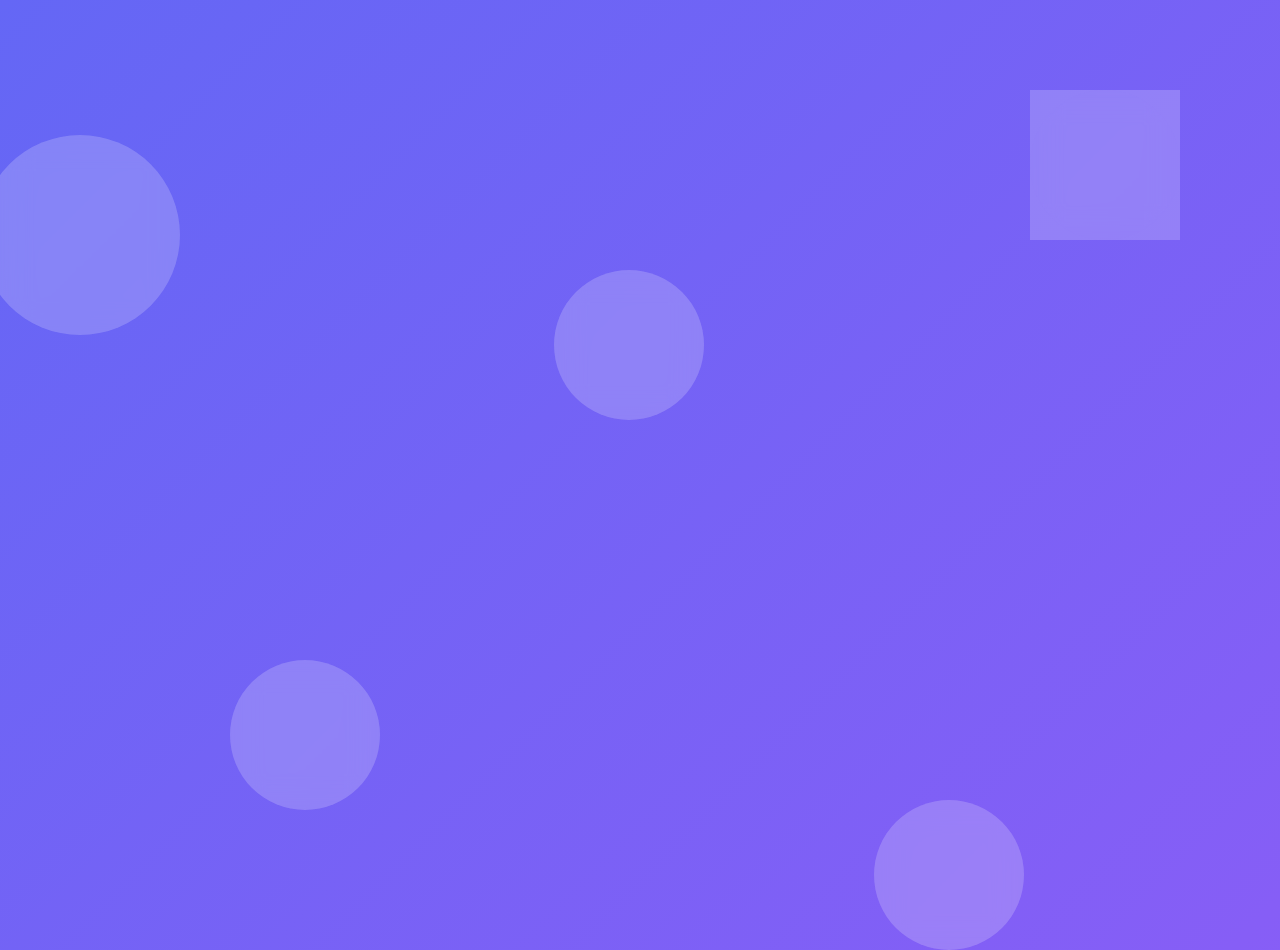
<file: web4.html>
<!DOCTYPE html>
<html lang="en">

<head>
    <title>Document</title>
    <style>
        * {
            margin: 0px;
            padding: 0px;
            box-sizing: border-box;
        }

        body {
            background: linear-gradient(135deg, rgb(100, 103, 245), #a855f7, #ec4899);
            background-size: 400% 400%;
            background-repeat: no-repeat;
            height: 100vh;
            /* filter: blur(20px); */
            width: 100%;
            animation: bg 12s ease-in-out infinite;
            overflow-x: hidden;
            color: rgb(80, 255, 4);
        }

        @keyframes bg {
            0% {
                background-position: 0% 50%;
            }

            20% {
                background-position: 100% 50%;
            }

            100% {
                background-position: 0% 50%;
            }
        }

        .circle {
            background: rgba(255, 255, 255, 0.2);
            /* filter: blur(1px); */
            /* border: .5px solid rgb(254, 252, 252); */
            border-radius: 50%;
            position: absolute;
            z-index: 100;
            /* box-shadow: 0.5px 0.5px 1px  rgb(254, 252, 252) ; */
            animation: circlemove 10s ease-in-out infinite;
            backdrop-filter: blur(15px);
        }

        @keyframes circlemove {
            0% {
                transform: translateY(0px);
            }

            25% {
                transform: translateX(20px);
            }

            50% {
                transform: translateY(-40px);
            }

            75% {
                transform: translateX(-10px);
            }

            100% {
                transform: translateY(0px);
            }
        }

        .f1 {
            height: 200px;
            width: 200px;
            /* background-color: black; */
            /* background: transparent; */
            top: 15%;
            left: -20px;
            /* animation-timing-function: ease-in; */
            animation-delay: 2s;
        }

        .f2 {
            height: 150px;
            width: 150px;
            /* background-color: black; */
            /* background: transparent; */
            right: 100px;
            top: 10%;
            animation-delay: 3s;
            /* animation-timing-function: ease-in-out; */
        }

        .f3 {
            height: 150px;
            width: 150px;
            /* background-color: black; */
            /* background: transparent; */
            bottom: -50px;
            right: 20%;
            /* animation-timing-function: ease; */
            animation-delay: 4s;

        }

        .f4 {
            height: 150px;
            width: 150px;
            /* background-color: black; */
            /* background: transparent; */
            top: 30%;
            right: 45%;
            /* animation-timing-function: ease; */
            animation-delay: 1s;
        }

        .f5 {
            height: 150px;
            width: 150px;
            /* background-color: black; */
            /* background: transparent; */
            left: 18%;
            bottom: 10%;
            /* animation-timing-function: ease-in-out; */
        }
    </style>
</head>

<body>
    <div class="circle f1"></div>
    <div class="circle f2"></div>
    <div class="circle f3"></div>
    <div class="circle f4"></div>
    <div class="circle f5"></div>
</body>

</html>
</file>
